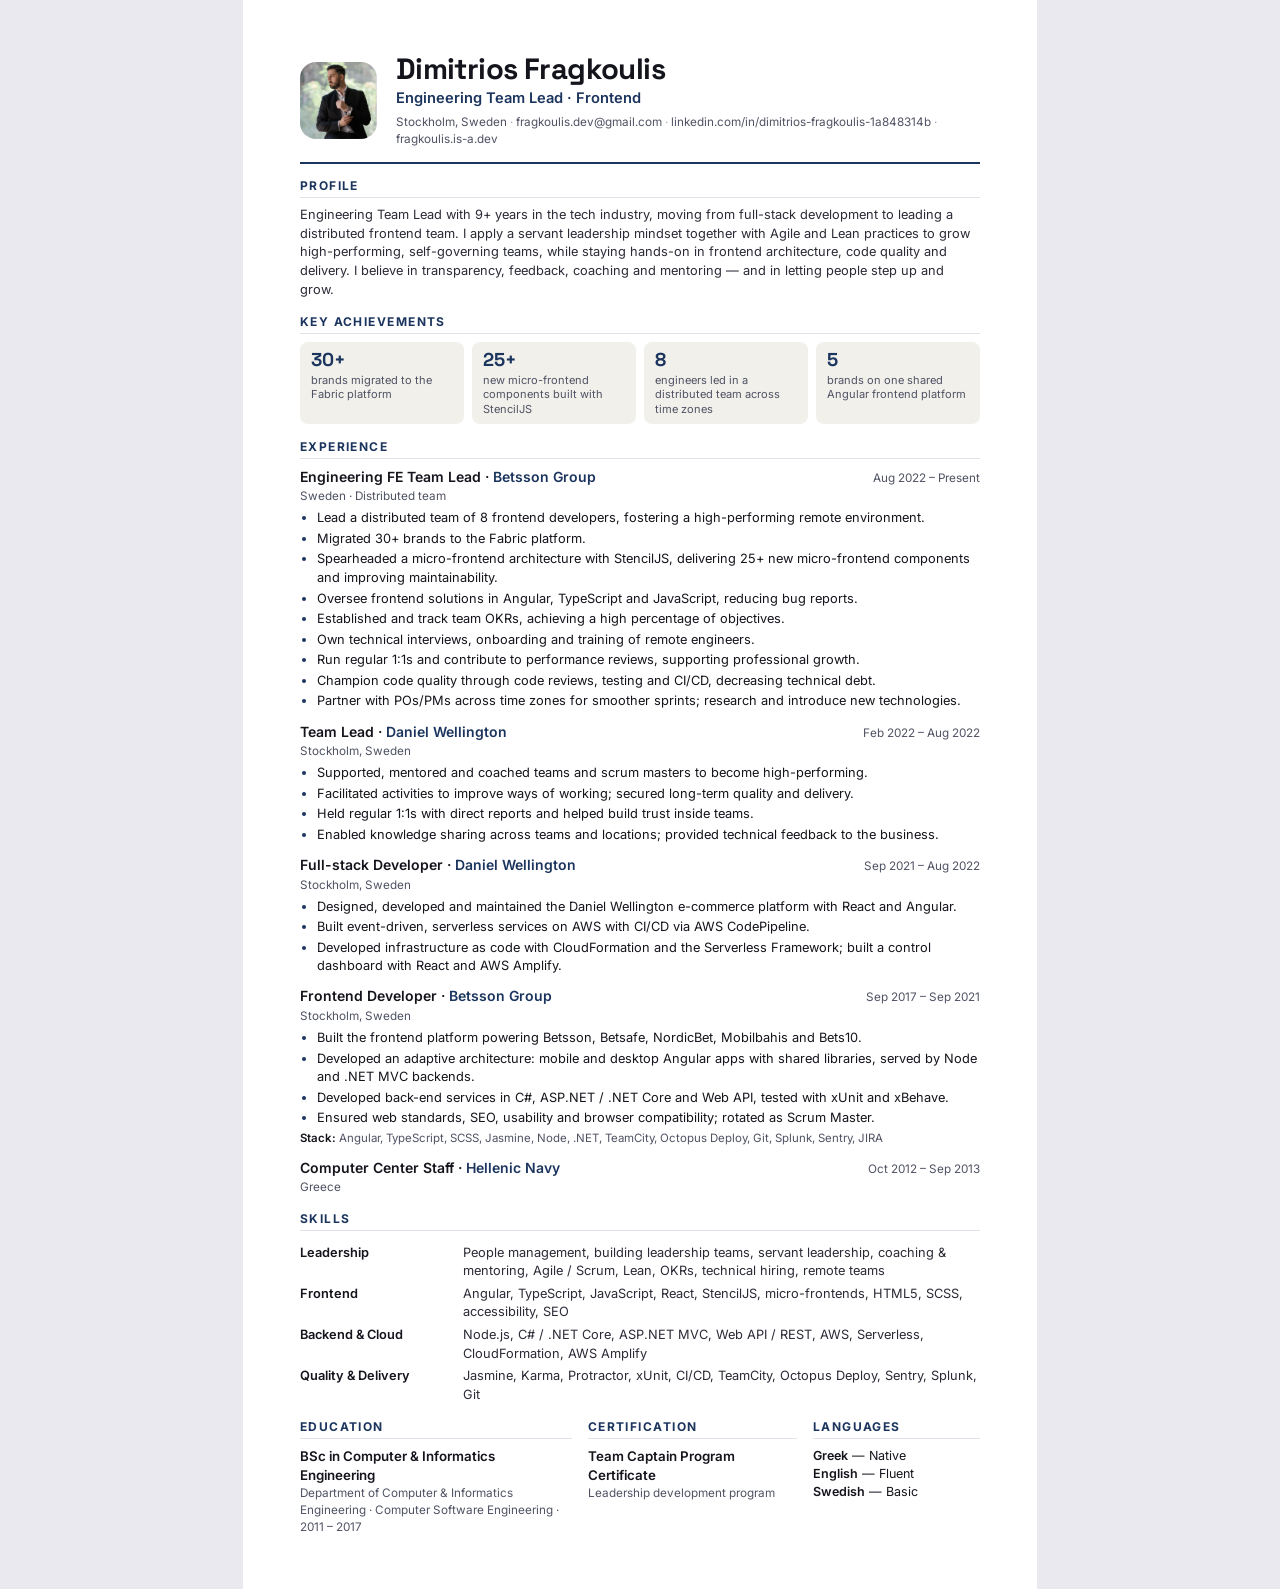
<file: cv/cv.html>
<!doctype html>
<html lang="en">
<head>
  <meta charset="utf-8" />
  <meta name="viewport" content="width=device-width, initial-scale=1" />
  <title>Dimitrios Fragkoulis — CV</title>
  <meta name="robots" content="noindex" />
  <link rel="preconnect" href="https://fonts.googleapis.com" />
  <link rel="preconnect" href="https://fonts.gstatic.com" crossorigin />
  <link href="https://fonts.googleapis.com/css2?family=Inter:wght@400;500;600;700&family=Space+Grotesk:wght@600;700&display=swap" rel="stylesheet" />
  <style>
    :root { --text: #14141c; --muted: #4f5263; --line: #e3e2ea; --accent: #1c355e; --soft: #f1f0eb; }
    * { box-sizing: border-box; }
    @page { size: A4; margin: 14mm 15mm; }
    html { background: #e9e9ef; }
    body {
      margin: 0 auto; max-width: 210mm; background: #fff; color: var(--text);
      font: 9.6pt/1.45 "Inter", system-ui, sans-serif; -webkit-font-smoothing: antialiased;
      padding: 14mm 15mm;
    }
    @media print { html { background: #fff; } body { padding: 0; max-width: none; } }
    h1, h2, h3, p, ul { margin: 0; }

    /* header */
    header { display: flex; align-items: center; gap: 14pt; padding-bottom: 10pt; border-bottom: 2px solid var(--accent); }
    .photo { width: 58pt; height: 58pt; border-radius: 12pt; object-fit: cover; object-position: 50% 20%; flex: none; }
    h1 { font: 700 22pt/1.1 "Space Grotesk", sans-serif; letter-spacing: -.02em; }
    .role { font-weight: 600; color: var(--accent); font-size: 11pt; margin-top: 2pt; }
    .contact { color: var(--muted); font-size: 8.8pt; margin-top: 4pt; }
    .contact a { color: inherit; text-decoration: none; }
    .contact span + span::before { content: "  ·  "; color: #a3a3b3; }

    /* sections */
    section { margin-top: 11pt; }
    h2 {
      font: 700 9pt "Inter", sans-serif; text-transform: uppercase; letter-spacing: .12em; color: var(--accent);
      padding-bottom: 3pt; margin-bottom: 6pt; border-bottom: 1px solid var(--line);
    }
    .summary { color: #2a2b36; }

    .highlights { display: grid; grid-template-columns: repeat(4, 1fr); gap: 6pt; }
    .hl { background: var(--soft); border-radius: 6pt; padding: 6pt 8pt; }
    .hl b { display: block; font: 700 14pt/1.1 "Space Grotesk", sans-serif; color: var(--accent); }
    .hl span { font-size: 8.3pt; color: var(--muted); line-height: 1.3; display: block; margin-top: 2pt; }

    .job { margin-bottom: 8pt; break-inside: avoid; }
    .job__head { display: flex; justify-content: space-between; align-items: baseline; gap: 10pt; }
    h3 { font-size: 10.5pt; font-weight: 600; }
    h3 .co { color: var(--accent); }
    .dates { font-size: 8.8pt; color: var(--muted); white-space: nowrap; }
    .place { font-size: 8.8pt; color: var(--muted); margin: 1pt 0 3pt; }
    ul { padding-left: 13pt; }
    li { margin-bottom: 1.5pt; }
    li::marker { color: var(--accent); }
    .stack { font-size: 8.6pt; color: var(--muted); margin-top: 2pt; }
    .stack b { color: var(--text); font-weight: 600; }

    .skills { display: grid; grid-template-columns: 112pt 1fr; gap: 3pt 10pt; }
    .skills dt { font-weight: 600; }
    .skills dd { margin: 0; color: #2a2b36; }

    .two { display: grid; grid-template-columns: 1.3fr 1fr .8fr; gap: 12pt; }
    .edu p.lang { color: var(--text); font-size: 9.4pt; }
    .edu p.lang b { font-weight: 600; }
    .edu h3 { font-size: 10pt; }
    .edu p { color: var(--muted); font-size: 8.8pt; }
  </style>
</head>
<body>
  <header>
    <img class="photo" src="../photo.jpg" alt="Dimitrios Fragkoulis" />
    <div>
      <h1>Dimitrios Fragkoulis</h1>
      <p class="role">Engineering Team Lead · Frontend</p>
      <p class="contact">
        <span>Stockholm, Sweden</span><span><a href="mailto:fragkoulis.dev@gmail.com">fragkoulis.dev@gmail.com</a></span><span><a href="https://www.linkedin.com/in/dimitrios-fragkoulis-1a848314b">linkedin.com/in/dimitrios-fragkoulis-1a848314b</a></span><span><a href="https://fragkoulis.is-a.dev/">fragkoulis.is-a.dev</a></span>
      </p>
    </div>
  </header>

  <section>
    <h2>Profile</h2>
    <p class="summary">
      Engineering Team Lead with 9+ years in the tech industry, moving from full-stack development to leading a
      distributed frontend team. I apply a servant leadership mindset together with Agile and Lean practices to grow
      high-performing, self-governing teams, while staying hands-on in frontend architecture, code quality and delivery.
      I believe in transparency, feedback, coaching and mentoring — and in letting people step up and grow.
    </p>
  </section>

  <section>
    <h2>Key achievements</h2>
    <div class="highlights">
      <div class="hl"><b>30+</b><span>brands migrated to the Fabric platform</span></div>
      <div class="hl"><b>25+</b><span>new micro-frontend components built with StencilJS</span></div>
      <div class="hl"><b>8</b><span>engineers led in a distributed team across time zones</span></div>
      <div class="hl"><b>5</b><span>brands on one shared Angular frontend platform</span></div>
    </div>
  </section>

  <section>
    <h2>Experience</h2>

    <div class="job">
      <div class="job__head"><h3>Engineering FE Team Lead · <span class="co">Betsson Group</span></h3><span class="dates">Aug 2022 – Present</span></div>
      <p class="place">Sweden · Distributed team</p>
      <ul>
        <li>Lead a distributed team of 8 frontend developers, fostering a high-performing remote environment.</li>
        <li>Migrated 30+ brands to the Fabric platform.</li>
        <li>Spearheaded a micro-frontend architecture with StencilJS, delivering 25+ new micro-frontend components and improving maintainability.</li>
        <li>Oversee frontend solutions in Angular, TypeScript and JavaScript, reducing bug reports.</li>
        <li>Established and track team OKRs, achieving a high percentage of objectives.</li>
        <li>Own technical interviews, onboarding and training of remote engineers.</li>
        <li>Run regular 1:1s and contribute to performance reviews, supporting professional growth.</li>
        <li>Champion code quality through code reviews, testing and CI/CD, decreasing technical debt.</li>
        <li>Partner with POs/PMs across time zones for smoother sprints; research and introduce new technologies.</li>
      </ul>
    </div>

    <div class="job">
      <div class="job__head"><h3>Team Lead · <span class="co">Daniel Wellington</span></h3><span class="dates">Feb 2022 – Aug 2022</span></div>
      <p class="place">Stockholm, Sweden</p>
      <ul>
        <li>Supported, mentored and coached teams and scrum masters to become high-performing.</li>
        <li>Facilitated activities to improve ways of working; secured long-term quality and delivery.</li>
        <li>Held regular 1:1s with direct reports and helped build trust inside teams.</li>
        <li>Enabled knowledge sharing across teams and locations; provided technical feedback to the business.</li>
      </ul>
    </div>

    <div class="job">
      <div class="job__head"><h3>Full-stack Developer · <span class="co">Daniel Wellington</span></h3><span class="dates">Sep 2021 – Aug 2022</span></div>
      <p class="place">Stockholm, Sweden</p>
      <ul>
        <li>Designed, developed and maintained the Daniel Wellington e-commerce platform with React and Angular.</li>
        <li>Built event-driven, serverless services on AWS with CI/CD via AWS CodePipeline.</li>
        <li>Developed infrastructure as code with CloudFormation and the Serverless Framework; built a control dashboard with React and AWS Amplify.</li>
      </ul>
    </div>

    <div class="job">
      <div class="job__head"><h3>Frontend Developer · <span class="co">Betsson Group</span></h3><span class="dates">Sep 2017 – Sep 2021</span></div>
      <p class="place">Stockholm, Sweden</p>
      <ul>
        <li>Built the frontend platform powering Betsson, Betsafe, NordicBet, Mobilbahis and Bets10.</li>
        <li>Developed an adaptive architecture: mobile and desktop Angular apps with shared libraries, served by Node and .NET MVC backends.</li>
        <li>Developed back-end services in C#, ASP.NET / .NET Core and Web API, tested with xUnit and xBehave.</li>
        <li>Ensured web standards, SEO, usability and browser compatibility; rotated as Scrum Master.</li>
      </ul>
      <p class="stack"><b>Stack:</b> Angular, TypeScript, SCSS, Jasmine, Node, .NET, TeamCity, Octopus Deploy, Git, Splunk, Sentry, JIRA</p>
    </div>

    <div class="job">
      <div class="job__head"><h3>Computer Center Staff · <span class="co">Hellenic Navy</span></h3><span class="dates">Oct 2012 – Sep 2013</span></div>
      <p class="place">Greece</p>
    </div>
  </section>

  <section>
    <h2>Skills</h2>
    <dl class="skills">
      <dt>Leadership</dt><dd>People management, building leadership teams, servant leadership, coaching &amp; mentoring, Agile / Scrum, Lean, OKRs, technical hiring, remote teams</dd>
      <dt>Frontend</dt><dd>Angular, TypeScript, JavaScript, React, StencilJS, micro-frontends, HTML5, SCSS, accessibility, SEO</dd>
      <dt>Backend &amp; Cloud</dt><dd>Node.js, C# / .NET Core, ASP.NET MVC, Web API / REST, AWS, Serverless, CloudFormation, AWS Amplify</dd>
      <dt>Quality &amp; Delivery</dt><dd>Jasmine, Karma, Protractor, xUnit, CI/CD, TeamCity, Octopus Deploy, Sentry, Splunk, Git</dd>
    </dl>
  </section>

  <section class="two">
    <div class="edu">
      <h2>Education</h2>
      <h3>BSc in Computer &amp; Informatics Engineering</h3>
      <p>Department of Computer &amp; Informatics Engineering · Computer Software Engineering · 2011 – 2017</p>
    </div>
    <div class="edu">
      <h2>Certification</h2>
      <h3>Team Captain Program Certificate</h3>
      <p>Leadership development program</p>
    </div>
    <div class="edu">
      <h2>Languages</h2>
      <p class="lang"><b>Greek</b> — Native</p>
      <p class="lang"><b>English</b> — Fluent</p>
      <p class="lang"><b>Swedish</b> — Basic</p>
    </div>
  </section>
</body>
</html>
</file>
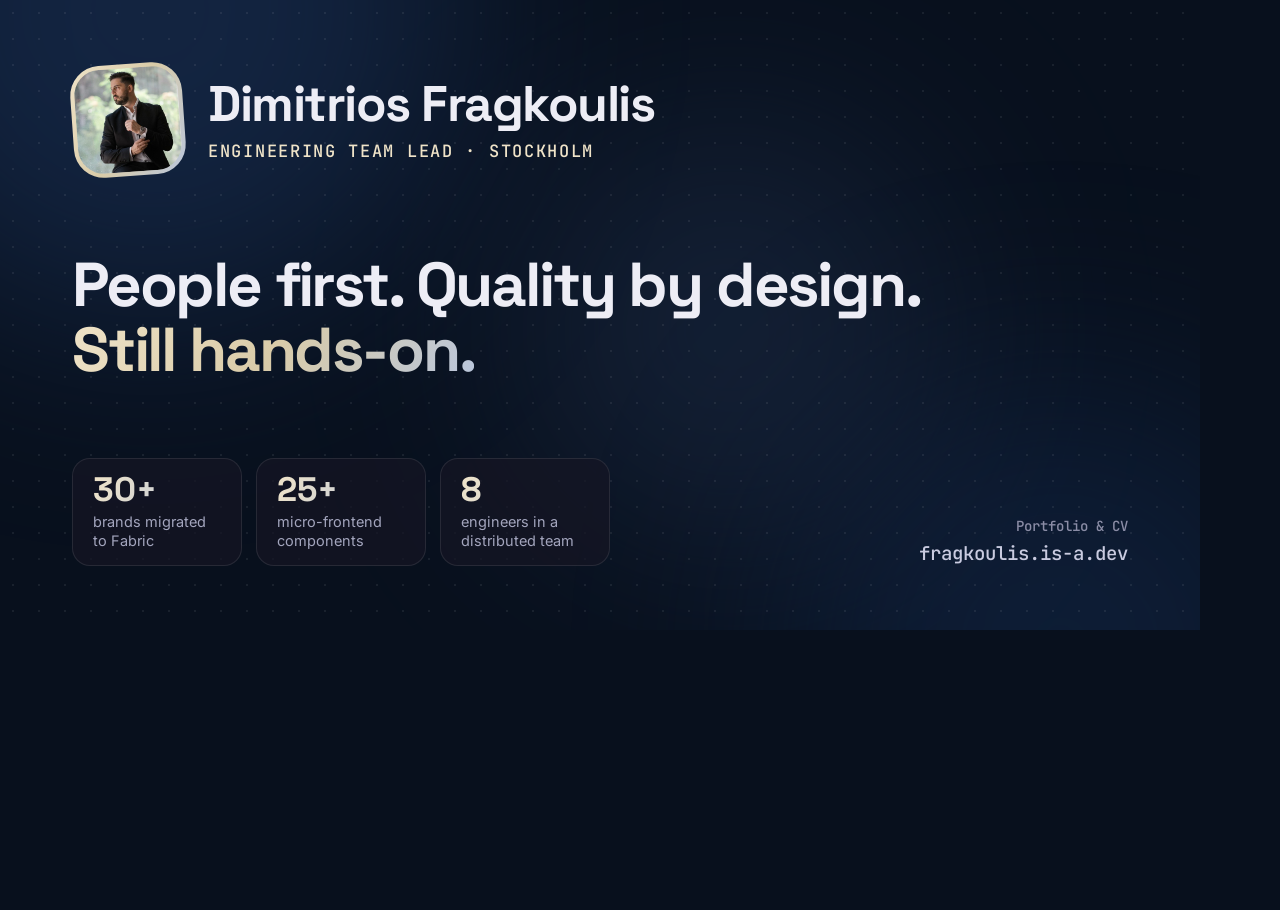
<file: og/card.html>
<!doctype html>
<html lang="en">
<head>
  <meta charset="utf-8" />
  <title>Share card</title>
  <meta name="robots" content="noindex" />
  <link href="https://fonts.googleapis.com/css2?family=Inter:wght@400;500;600&family=Space+Grotesk:wght@500;700&family=JetBrains+Mono:wght@500&display=swap" rel="stylesheet" />
  <style>
    * { box-sizing: border-box; margin: 0; }
    html, body { width: 1200px; height: 630px; overflow: hidden; }
    body {
      position: relative; background: #08101d; color: #ededf5; font-family: "Inter", sans-serif;
      padding: 64px 72px; display: flex; flex-direction: column; justify-content: space-between;
    }
    .blob { position: absolute; border-radius: 50%; filter: blur(110px); opacity: .55; z-index: 0; }
    .b1 { width: 620px; height: 620px; background: #1c355e; top: -300px; left: -160px; }
    .b2 { width: 520px; height: 520px; background: #13284a; bottom: -280px; right: -120px; }
    .b3 { width: 420px; height: 420px; background: #2b3f63; top: 120px; right: 260px; opacity: .35; }
    .grid {
      position: absolute; inset: 0; z-index: 0; opacity: .07;
      background-image: radial-gradient(#fff 1.2px, transparent 1.2px); background-size: 26px 26px;
    }
    body > *:not(.blob):not(.grid) { position: relative; z-index: 1; }

    .top { display: flex; align-items: center; gap: 24px; }
    .avatar { width: 112px; height: 112px; border-radius: 30px; padding: 4px; background: linear-gradient(120deg, #efe3c8, #d9cba8 50%, #b9c6dd); transform: rotate(-4deg); }
    .avatar img { width: 100%; height: 100%; border-radius: 26px; object-fit: cover; object-position: 50% 20%; display: block; }
    .name { font: 700 50px/1.05 "Space Grotesk", sans-serif; letter-spacing: -.03em; }
    .role { font: 500 17px "JetBrains Mono", monospace; color: #efe3c8; text-transform: uppercase; letter-spacing: .1em; margin-top: 10px; }

    h1 { font: 700 62px/1.05 "Space Grotesk", sans-serif; letter-spacing: -.035em; max-width: 980px; }
    .grad { background: linear-gradient(120deg, #efe3c8, #d9cba8 50%, #b9c6dd); -webkit-background-clip: text; background-clip: text; color: transparent; }

    .bottom { display: flex; justify-content: space-between; align-items: flex-end; }
    .stats { display: flex; gap: 14px; }
    .stat { padding: 14px 20px; border-radius: 18px; background: rgba(22,22,36,.7); border: 1px solid rgba(255,255,255,.09); min-width: 170px; }
    .stat b { display: block; font: 700 34px/1 "Space Grotesk", sans-serif; background: linear-gradient(120deg, #efe3c8, #b9c6dd); -webkit-background-clip: text; background-clip: text; color: transparent; }
    .stat span { display: block; font-size: 14.5px; color: #a3a5bd; margin-top: 6px; line-height: 1.3; }
    .url { font: 500 19px "JetBrains Mono", monospace; color: #c9cbe0; text-align: right; }
    .url small { display: block; color: #8b8da6; font-size: 14px; margin-bottom: 6px; }
  </style>
</head>
<body>
  <div class="blob b1"></div><div class="blob b2"></div><div class="blob b3"></div><div class="grid"></div>

  <div class="top">
    <div class="avatar"><img src="../photo.jpg" alt="" /></div>
    <div>
      <p class="name">Dimitrios Fragkoulis</p>
      <p class="role">Engineering Team Lead · Stockholm</p>
    </div>
  </div>

  <h1>People first. Quality by design.<br /><span class="grad">Still hands-on.</span></h1>

  <div class="bottom">
    <div class="stats">
      <div class="stat"><b>30+</b><span>brands migrated<br />to Fabric</span></div>
      <div class="stat"><b>25+</b><span>micro-frontend<br />components</span></div>
      <div class="stat"><b>8</b><span>engineers in a<br />distributed team</span></div>
    </div>
    <p class="url"><small>Portfolio &amp; CV</small>fragkoulis.is-a.dev</p>
  </div>
</body>
</html>
</file>
